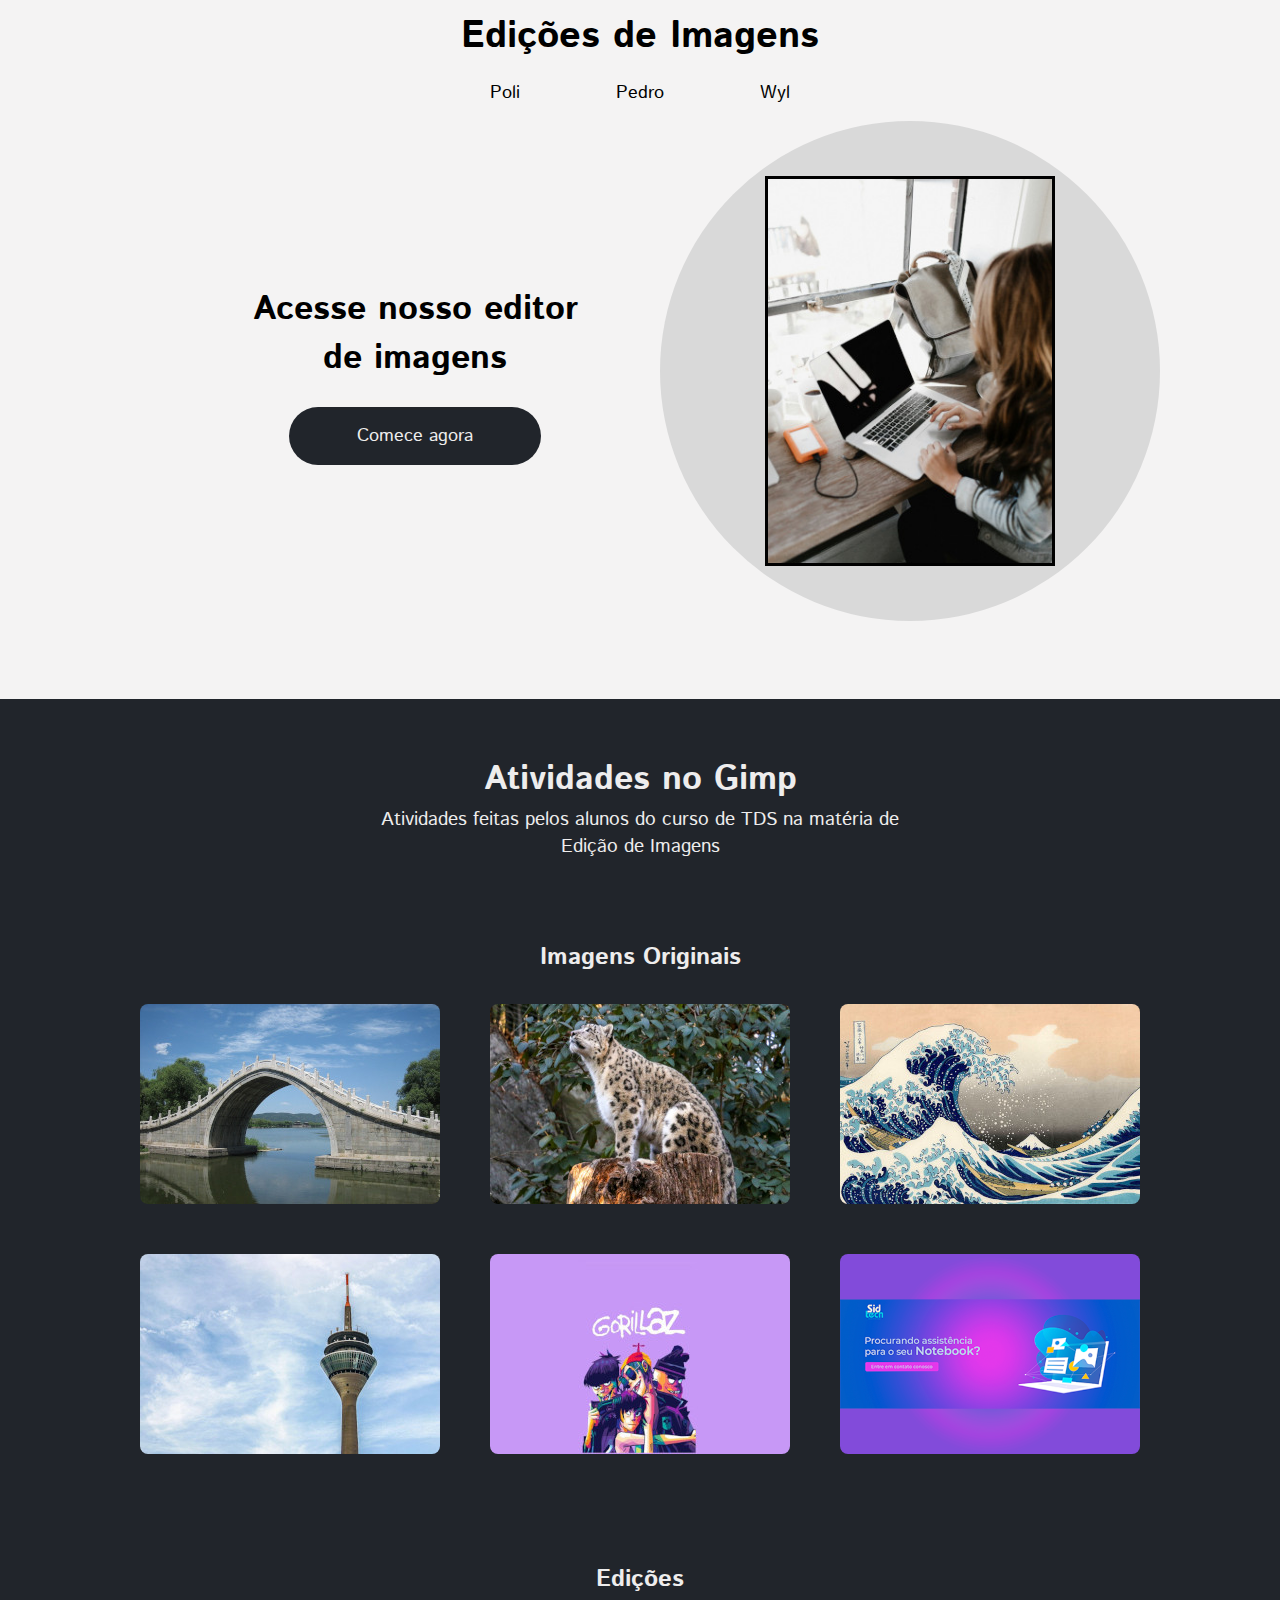
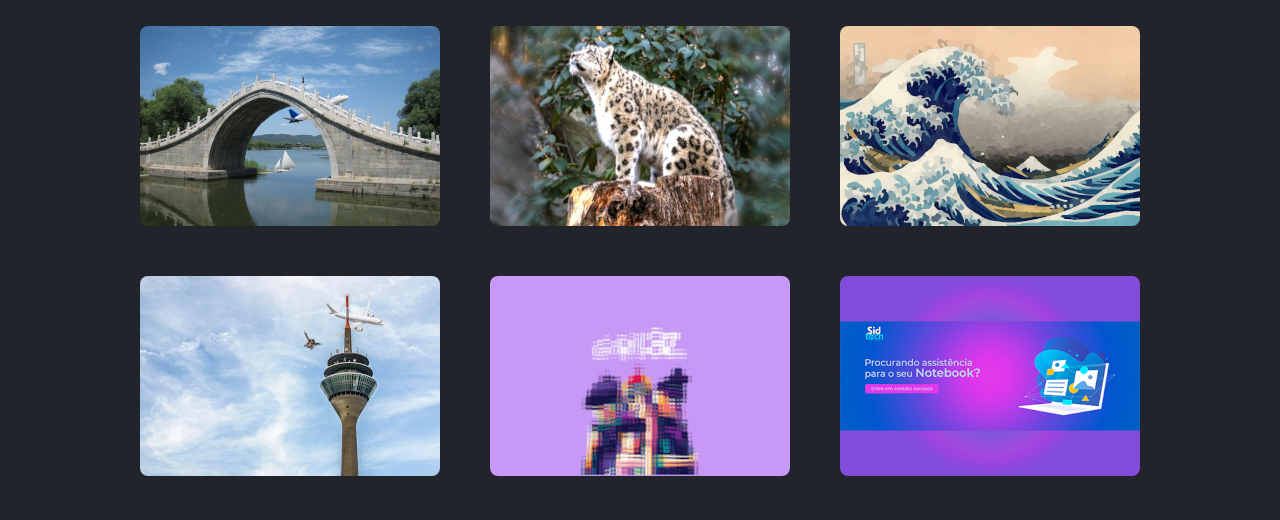
<file: index.html>
<!DOCTYPE html>
<html lang="en">
<head>
    <meta charset="UTF-8">
    <meta name="viewport" content="width=device-width, initial-scale=1.0">
    <title>Edições de Imagens</title>
    <link rel="stylesheet" href="style.css">
    <link rel="preconnect" href="https://fonts.googleapis.com">
    <link rel="preconnect" href="https://fonts.gstatic.com" crossorigin>
    <link href="https://fonts.googleapis.com/css2?family=Inter&family=Istok+Web:ital,wght@0,400;0,700;1,400;1,700&display=swap" rel="stylesheet">
    <link rel="shortcut icon" href="favicon.png" type="image/x-icon">
</head>
<body>
    <header>
        <h1>Edições de Imagens</h1>
        <nav class="links">
            <ul>
                <li><a href="Pag-Poli/index.html">Poli</a></li>
                <li><a href="Pag-Pedro/index.html">Pedro</a></li>
                <li><a href="Pag-Wyl/index.html">Wyl</a></li>
            </ul>
        </nav>
    </header>
    <section class="container-editor">
        <div class="texto-editor">
            <h2>Acesse nosso editor de imagens</h2>
            <a href="Pag-Editor/index.html" class="btn-editor">Comece agora</a>
        </div>
        <div class="img-editor">
            
            <img src="Img-editor/img-editor.jpg" alt="Mulher mexendo no PC">
            <div class="circle"></div>
        </div>
        
    </section>
    <section class="container-atividades">
        <div class="title-atividades">
            <h2>Atividades no Gimp</h2>
            <p>Atividades feitas pelos alunos do curso de TDS na matéria de Edição de Imagens</p>
        </div>
        <div class="conteiner-img">
            <h3>Imagens Originais</h3>
            <div class="box-imgs">
                <div class="img-at">
                    <img src="Imgs-atv/Originais/original-pedro.jpg" alt="">
                </div>
                <div class="img-at">
                    <img src="Imgs-atv/Originais/original1-pedro.jpg" alt="">
                </div>
                <div class="img-at">
                    <img src="Imgs-atv/Originais/original-wyl.jpg" alt="">
                </div>
                <div class="img-at">
                    <img src="Imgs-atv/Originais/original1-wyl.jpg" alt="">
                </div>
                <div class="img-at">
                    <img src="Imgs-atv/Originais/original-poli.jpg" alt="">
                </div>
                <div class="img-at">
                    <img src="Imgs-atv/Originais/banner-poli.png" alt="">
                </div>
            </div>
        </div>
        <div class="conteiner-img">
            <h3>Edições</h3>
            <div class="box-imgs">
                <div class="img-at">
                    <img src="Imgs-atv/Editadas/mesclagem-pedro.jpg" alt="">
                </div>
                <div class="img-at">
                    <img src="Imgs-atv/Editadas/filtro-pedro.jpg" alt="">
                </div>
                <div class="img-at">
                    <img src="Imgs-atv/Editadas/filtro-wyl.png" alt="">
                </div>
                <div class="img-at">
                    <img src="Imgs-atv/Editadas/mesclagem-wyl.jpg" alt="">
                </div>
                <div class="img-at">
                    <img src="Imgs-atv/Editadas/filtro-poli.jpg" alt="">
                </div>
                <div class="img-at">
                    <img src="Imgs-atv/Editadas/banner-poli.png" alt="">
                </div>
            </div>
        </div>
    </section>
    
</body>
</html>
</file>
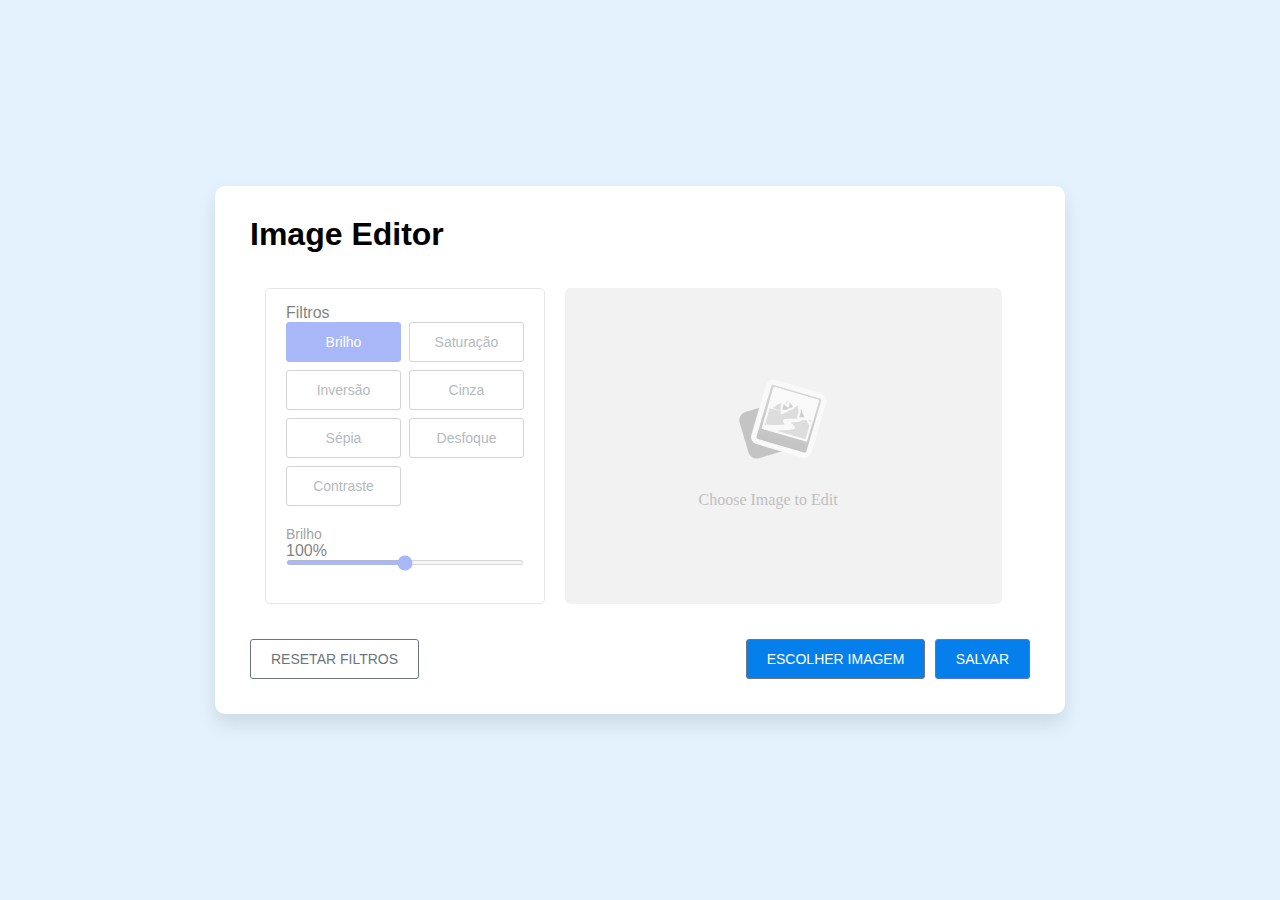
<file: Pag-Editor/index.html>
<head>
    <meta charset="UTF-8">
    <meta name="viewport" content="width=device-width, initial-scale=1.0">
    <title>Editor Image</title>
    <link rel="stylesheet" href="style.css">
    <link rel='stylesheet' href='https://cdn-uicons.flaticon.com/2.6.0/uicons-regular-rounded/css/uicons-regular-rounded.css'>
    <link rel="shortcut icon" href="../favicon.png" type="image/x-icon">
</head>
<body>
    <div class="container disable">
        <div class="mini-header">
            <h1>Image Editor</h1>
            <a href="../index.html"><i class="fi fi-rr-address-card"></i></a>
        </div>
        <div class="wrapper">
            <div class="editor">
                <div class="filtros">
                    <label for="tittleFiltros">Filtros</label>
                    <div class="btn-filtros">
                        <button id="brilho" class="active">Brilho</button>
                        <button id="saturacao">Saturação</button>
                        <button id="inversao">Inversão</button>
                        <button id="cinza">Cinza</button>
                        <button id="sepia">Sépia</button>
                        <button id="blur">Desfoque</button>
                        <button id="contraste">Contraste</button>
                    </div>
                    <div class="ajuste">
                        <span class="nomeFiltro">Brilho</span>
                        <span id="valorMedidor">100%</span>
                        <input type="range" value="100" min="0" max="200" id="medidor">
                    </div>
                </div>
            
                <div class="verImg">
                    <img src="image-placeholder.svg" alt="Image" id="imagemCarregada">
                </div>
            </div>
        </div>
        <div class="controles">
            <input type="file" id="inputImg" accept="image/*" hidden>
            <button id="resetar">Resetar filtros</button>
            <div class="linha">
                <button id="abrir">Escolher Imagem</button>
                <button id="salvar">Salvar</button>
            </div>
        </div>
    </div>
    <script src="script.js"></script>
</file>
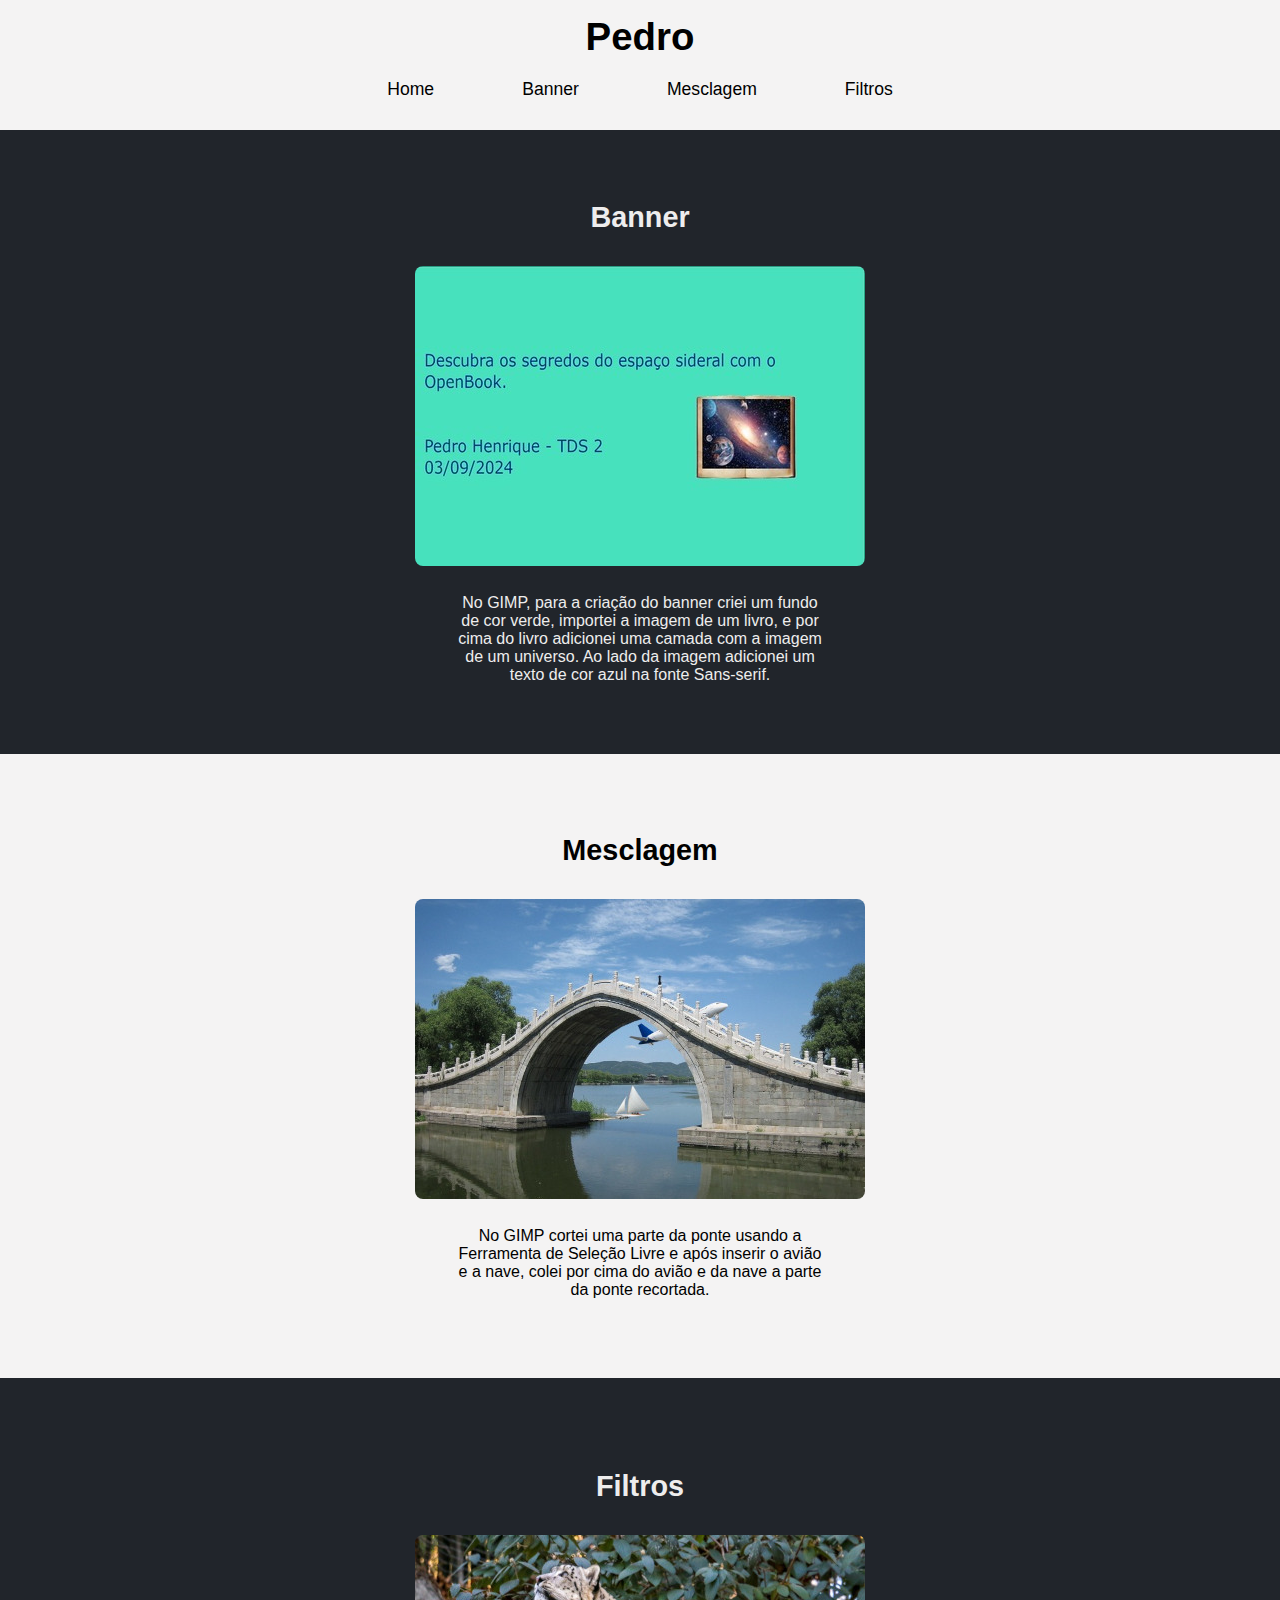
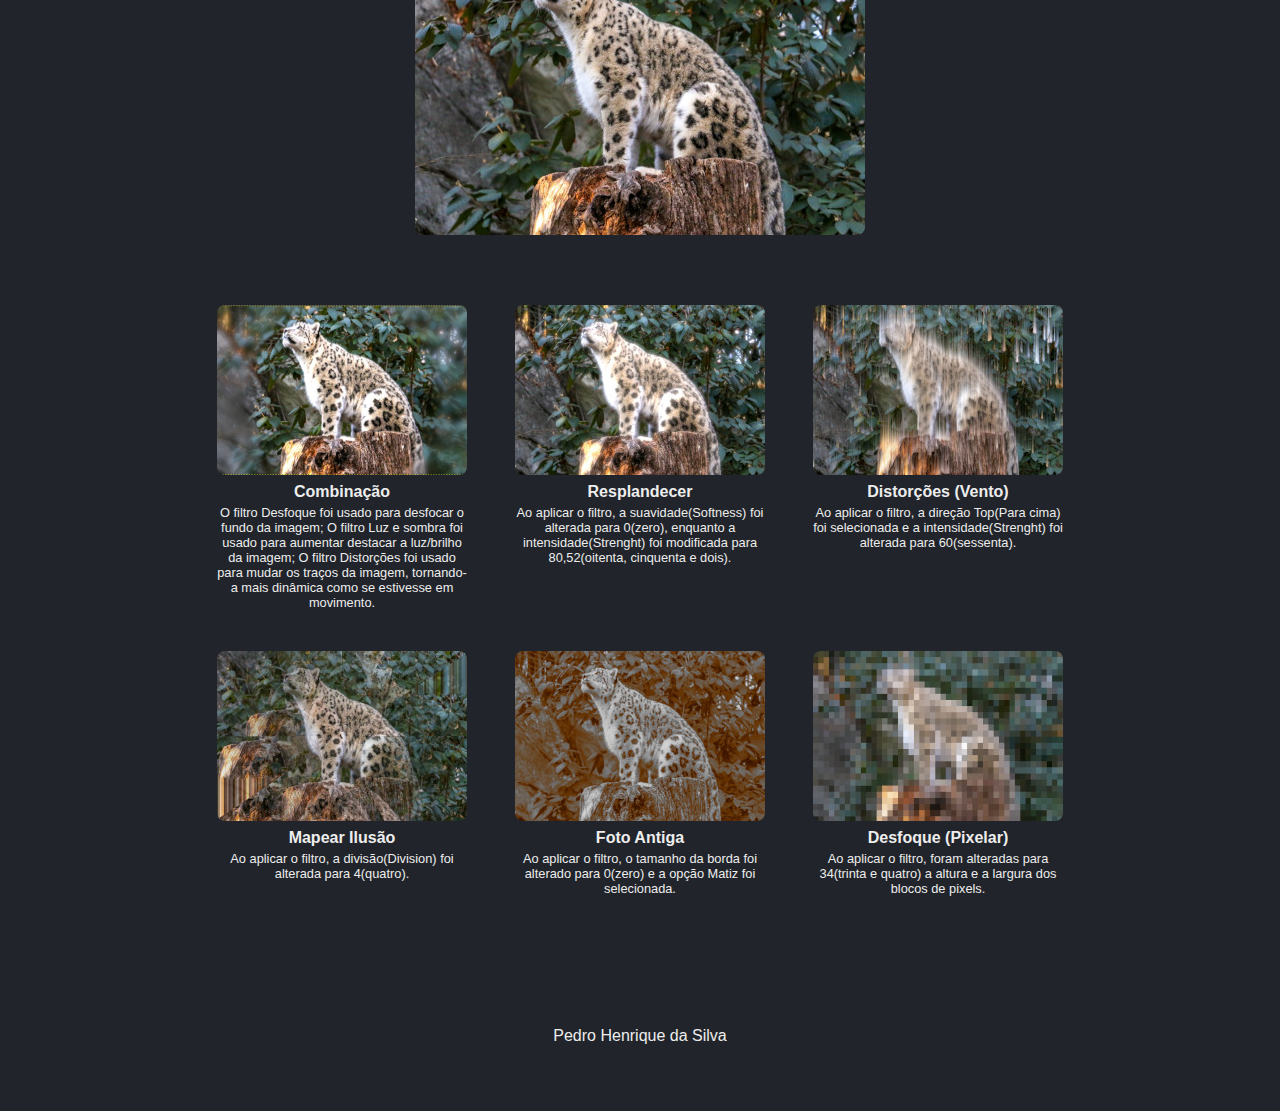
<file: Pag-Pedro/index.html>
<!DOCTYPE html>
<html lang="en">
<head>
    <meta charset="UTF-8">
    <meta name="viewport" content="width=device-width, initial-scale=1.0">
    <title>Atividades - Pedro</title>
    <link rel="stylesheet" href="style.css">
    <link rel="shortcut icon" href="../favicon.png" type="image/x-icon">
    <link rel='stylesheet' href='https://cdn-uicons.flaticon.com/2.6.0/uicons-brands/css/uicons-brands.css'>
</head>
<body>
    <header>
        <h1>Pedro</h1>
        <nav class="links">
            <ul>
                <li><a href="../index.html">Home</a></li>
                <li><a href="#atv-banner">Banner</a></li>
                <li><a href="#atv-mesclagem">Mesclagem</a></li>
                <li><a href="#atv-filtros">Filtros</a></li>
            </ul>
        </nav>
    </header>
    <section class="container-atividades black-background" id="atv-banner">
        <div class="title-atv">
            <h2>Banner</h2>
        </div>
        <div class="atv-imagem">
            <img src="Imgs/banner.jpg" alt="">
        </div>
        <div class="desc-atv">
            <p>No GIMP, para a criação do banner criei um fundo de cor verde, importei a imagem de um livro, e por cima do livro adicionei uma camada com a imagem de um universo. Ao lado  da imagem adicionei um texto de cor azul na fonte Sans-serif.</p>
        </div>
    </section>
    <section class="container-atividades" id="atv-mesclagem">
        <div class="title-atv">
            <h2>Mesclagem</h2>
        </div>
        <div class="atv-imagem">
            <img src="Imgs/mesclagem.jpg" alt="">
        </div>
        <div class="desc-atv">
            <p>No GIMP cortei uma parte da ponte usando a Ferramenta de Seleção Livre e após inserir o avião e a nave, colei por cima do avião e da nave a parte da ponte recortada.</p>
        </div>
    </section>
    <section class="container-atividades black-background" id="atv-filtros">
        <div class="container-filtro">
            <div class="title-atv">
                <h2>Filtros</h2>
            </div>
            <div class="atv-imagem">
                <img src="Imgs/original.jpg" alt="">
            </div>
        </div>
        <div class="box-imgs">
            <div class="atv-imagem filtro">
                <img src="Imgs/combinacao.jpg" alt="">
                <div class="desc-filtro">
                    <h3>Combinação</h3>
                    <p>O filtro Desfoque foi usado para desfocar o fundo da imagem;
                        O filtro Luz e sombra foi usado para aumentar destacar a luz/brilho da imagem;
                        O filtro Distorções foi usado para mudar os traços da imagem, tornando-a mais dinâmica como se estivesse em movimento.</p>
                </div>
            </div>
            <div class="atv-imagem filtro">
                <img src="Imgs/resplandecer.jpg" alt="">
                <div class="desc-filtro">
                    <h3>Resplandecer</h3>
                    <p>Ao aplicar o filtro, a suavidade(Softness) foi alterada para 0(zero), enquanto a
                        intensidade(Strenght) foi modificada para 80,52(oitenta, cinquenta e dois).</p>
                </div>
            </div>
            <div class="atv-imagem filtro">
                <img src="Imgs/vento.jpg" alt="">
                <div class="desc-filtro">
                    <h3>Distorções (Vento)</h3>
                    <p> Ao aplicar o filtro, a direção Top(Para cima) foi selecionada e a intensidade(Strenght) foi alterada para 60(sessenta).</p>
                </div>
            </div>
            <div class="atv-imagem filtro">
                <img src="Imgs/ilusao.jpg" alt="">
                <div class="desc-filtro">
                    <h3>Mapear Ilusão</h3>
                    <p> Ao aplicar o filtro, a divisão(Division) foi alterada para 4(quatro).</p>
                </div>
            </div>
            <div class="atv-imagem filtro">
                <img src="Imgs/foto-antiga.jpg" alt="">
                <div class="desc-filtro">
                    <h3>Foto Antiga</h3>
                    <p> Ao aplicar o filtro, o tamanho da borda foi alterado para 0(zero) e a opção Matiz foi selecionada.</p>
                </div>
            </div>
            <div class="atv-imagem filtro">
                <img src="Imgs/pixelar.jpg" alt="">
                <div class="desc-filtro">
                    <h3>Desfoque (Pixelar)</h3>
                    <p>Ao aplicar o filtro, foram alteradas para 34(trinta e quatro) a altura e a largura dos blocos de pixels.</p>
                </div>
            </div>
        </div>
        <div class="aluno-link">
            <p>Pedro Henrique da Silva</p>
            <a href="https://github.com/devpiter" target="_blank"><i class="fi fi-brands-github"></i></a>
        </div>
    </section>
</body>
</html>
</file>
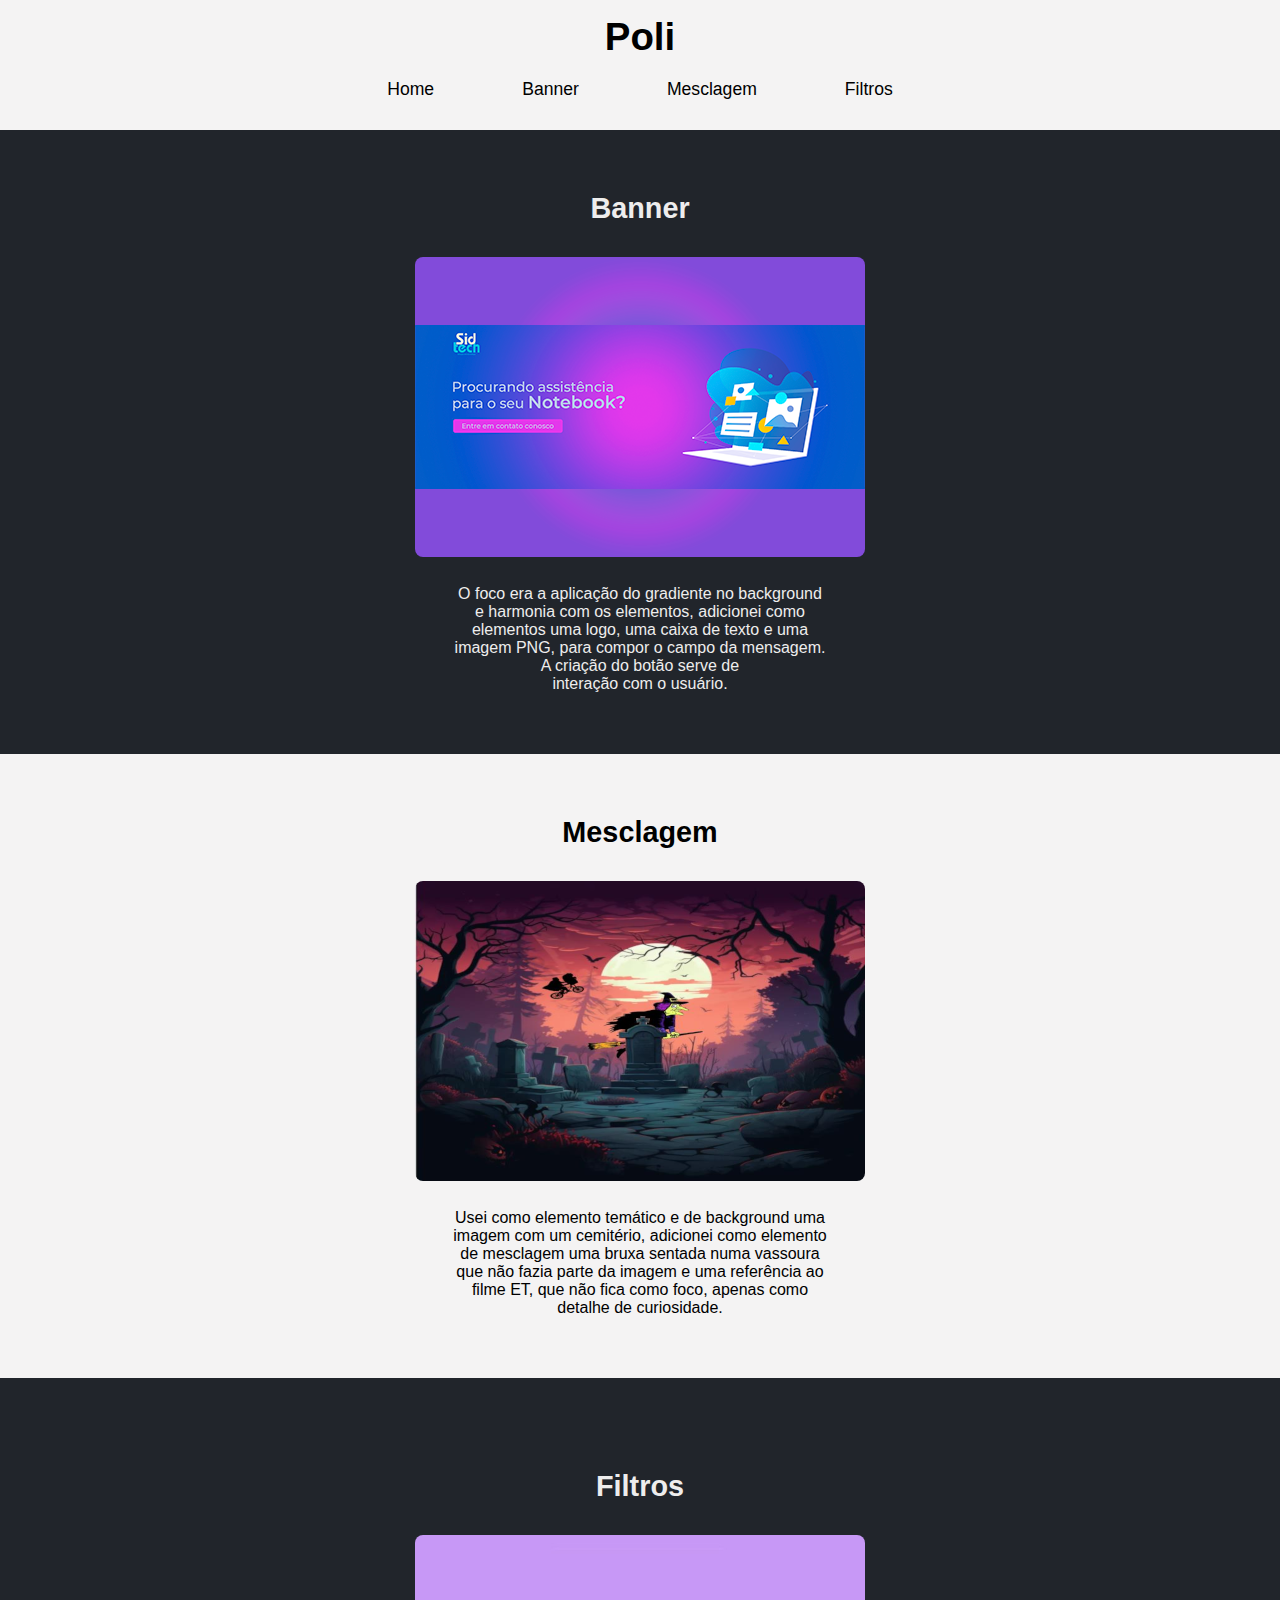
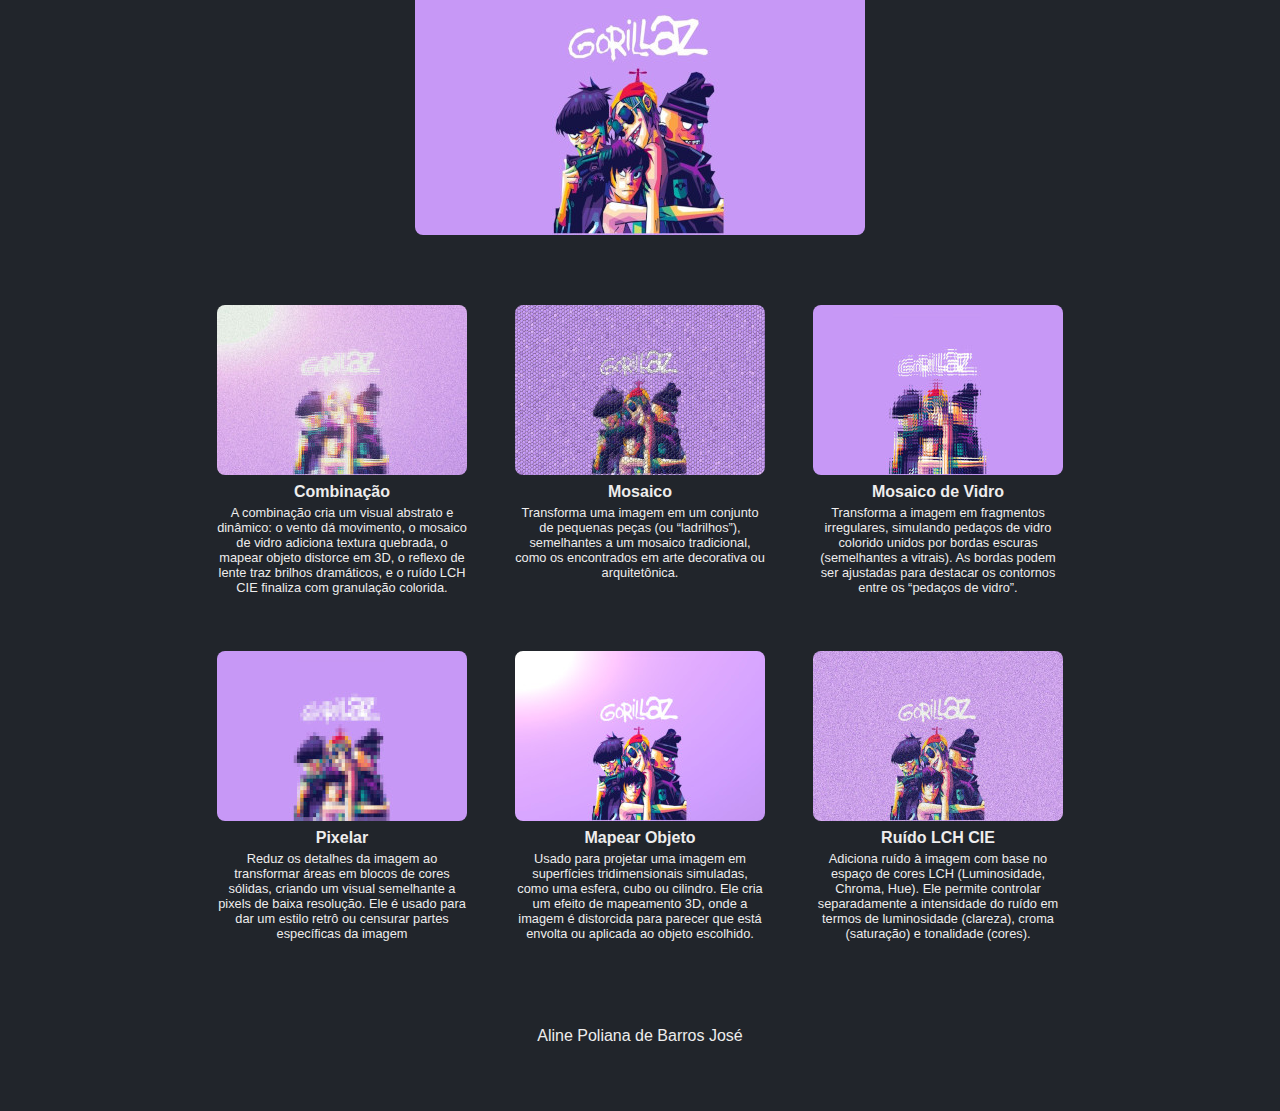
<file: Pag-Poli/index.html>
<!DOCTYPE html>
<html lang="en">
<head>
    <meta charset="UTF-8">
    <meta name="viewport" content="width=device-width, initial-scale=1.0">
    <title>Atividades - Poli</title>
    <link rel="stylesheet" href="style.css">
    <link rel="shortcut icon" href="../favicon.png" type="image/x-icon">
    <link rel='stylesheet' href='https://cdn-uicons.flaticon.com/2.6.0/uicons-brands/css/uicons-brands.css'>
</head>
<body>
    <header>
        <h1>Poli</h1>
        <nav class="links">
            <ul>
                <li><a href="../index.html">Home</a></li>
                <li><a href="#atv-banner">Banner</a></li>
                <li><a href="#atv-mesclagem">Mesclagem</a></li>
                <li><a href="#atv-filtros">Filtros</a></li>
            </ul>
        </nav>
    </header>
    <section class="container-atividades black-background" id="atv-banner">
        <div class="title-atv">
            <h2>Banner</h2>
        </div>
        <div class="atv-imagem">
            <img src="Imgs/atividade_banner2.0.png" alt="">
        </div>
        <div class="desc-atv">
            <p>O foco era a aplicação do gradiente no background e harmonia com os elementos, adicionei como elementos uma logo, uma caixa de texto e uma imagem PNG, para compor o campo da mensagem. A criação do botão serve de interação com o usuário.</p>
        </div>
    </section>
    <section class="container-atividades" id="atv-mesclagem">
        <div class="title-atv">
            <h2>Mesclagem</h2>
        </div>
        <div class="atv-imagem">
            <img src="Imgs/Mesclagem.png" alt="">
        </div>
        <div class="desc-atv">
            <p>Usei como elemento temático e de background uma imagem com um cemitério, adicionei como elemento de mesclagem uma bruxa sentada numa vassoura que não fazia parte da imagem e uma referência ao filme ET, que não fica como foco, apenas como detalhe de curiosidade.</p>
        </div>
    </section>
    <section class="container-atividades black-background" id="atv-filtros">
        <div class="container-filtro">
            <div class="title-atv">
                <h2>Filtros</h2>
            </div>
            <div class="atv-imagem">
                <img src="Imgs/Filtros.jpg" alt="">
            </div>
        </div>
        <div class="box-imgs">
            <div class="atv-imagem filtro">
                <img src="Imgs/combinacao.jpg" alt="">
                <div class="desc-filtro">
                    <h3>Combinação</h3>
                    <p>A combinação cria um visual abstrato e dinâmico: o vento dá movimento, o mosaico de vidro adiciona textura quebrada, o mapear objeto distorce em 3D, o reflexo de lente traz brilhos dramáticos, e o ruído LCH CIE finaliza com granulação colorida.</p>
                </div>
            </div>
            <div class="atv-imagem filtro">
                <img src="Imgs/mosaico.jpg" alt="">
                <div class="desc-filtro">
                    <h3>Mosaico</h3>
                    <p>Transforma uma imagem em um conjunto de pequenas peças (ou “ladrilhos”), semelhantes a um mosaico tradicional, como os encontrados em arte decorativa ou arquitetônica.
                    </p>
                </div>
            </div>
            <div class="atv-imagem filtro">
                <img src="Imgs/mosaico-vidro.jpg" alt="">
                <div class="desc-filtro">
                    <h3>Mosaico de Vidro</h3>
                    <p>Transforma a imagem em fragmentos irregulares, simulando pedaços de vidro colorido unidos por bordas escuras (semelhantes a vitrais). As bordas podem ser ajustadas para destacar os contornos entre os “pedaços de vidro”.
                    </p>
                </div>
            </div>
            <div class="atv-imagem filtro">
                <img src="Imgs/pixelar.jpg" alt="">
                <div class="desc-filtro">
                    <h3>Pixelar</h3>
                    <p>Reduz os detalhes da imagem ao transformar áreas em blocos de cores sólidas, criando um visual semelhante a pixels de baixa resolução. Ele é usado para dar um estilo retrô ou censurar partes específicas da imagem</p>
                </div>
            </div>
            <div class="atv-imagem filtro">
                <img src="Imgs/mapear-objeto.jpg" alt="">
                <div class="desc-filtro">
                    <h3>Mapear Objeto</h3>
                    <p>Usado para projetar uma imagem em superfícies tridimensionais simuladas, como uma esfera, cubo ou cilindro. Ele cria um efeito de mapeamento 3D, onde a imagem é distorcida para parecer que está envolta ou aplicada ao objeto escolhido.
                    </p>
                </div>
            </div>
            <div class="atv-imagem filtro">
                <img src="Imgs/ruido.jpg" alt="">
                <div class="desc-filtro">
                    <h3>Ruído LCH CIE</h3>
                    <p>Adiciona ruído à imagem com base no espaço de cores LCH (Luminosidade, Chroma, Hue). Ele permite controlar separadamente a intensidade do ruído em termos de luminosidade (clareza), croma (saturação) e tonalidade (cores).</p>
                </div>
            </div>
        </div>
        <div class="aluno-link">
            <p>Aline Poliana de Barros José</p>
            <a href="https://github.com/Sidere" target="_blank"><i class="fi fi-brands-github"></i></a>
        </div>
    </section>
</body>
</html>
</file>
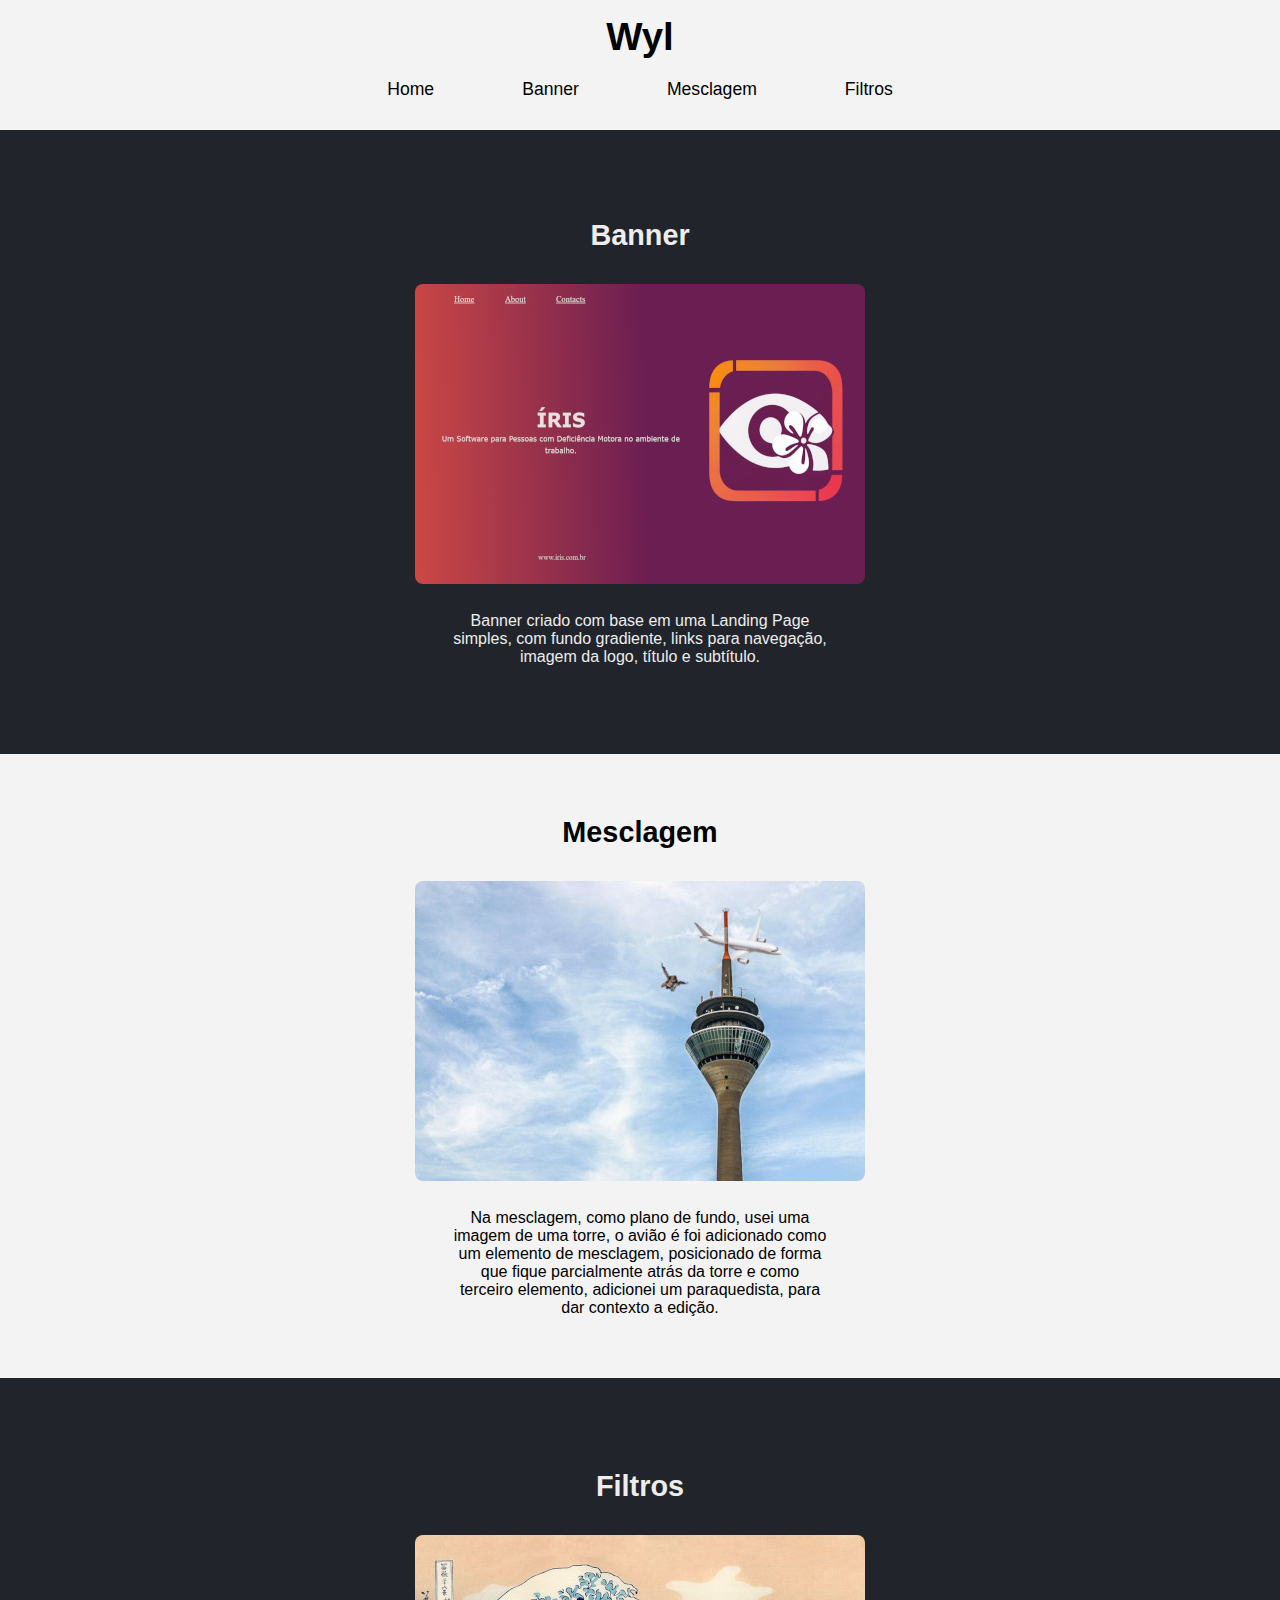
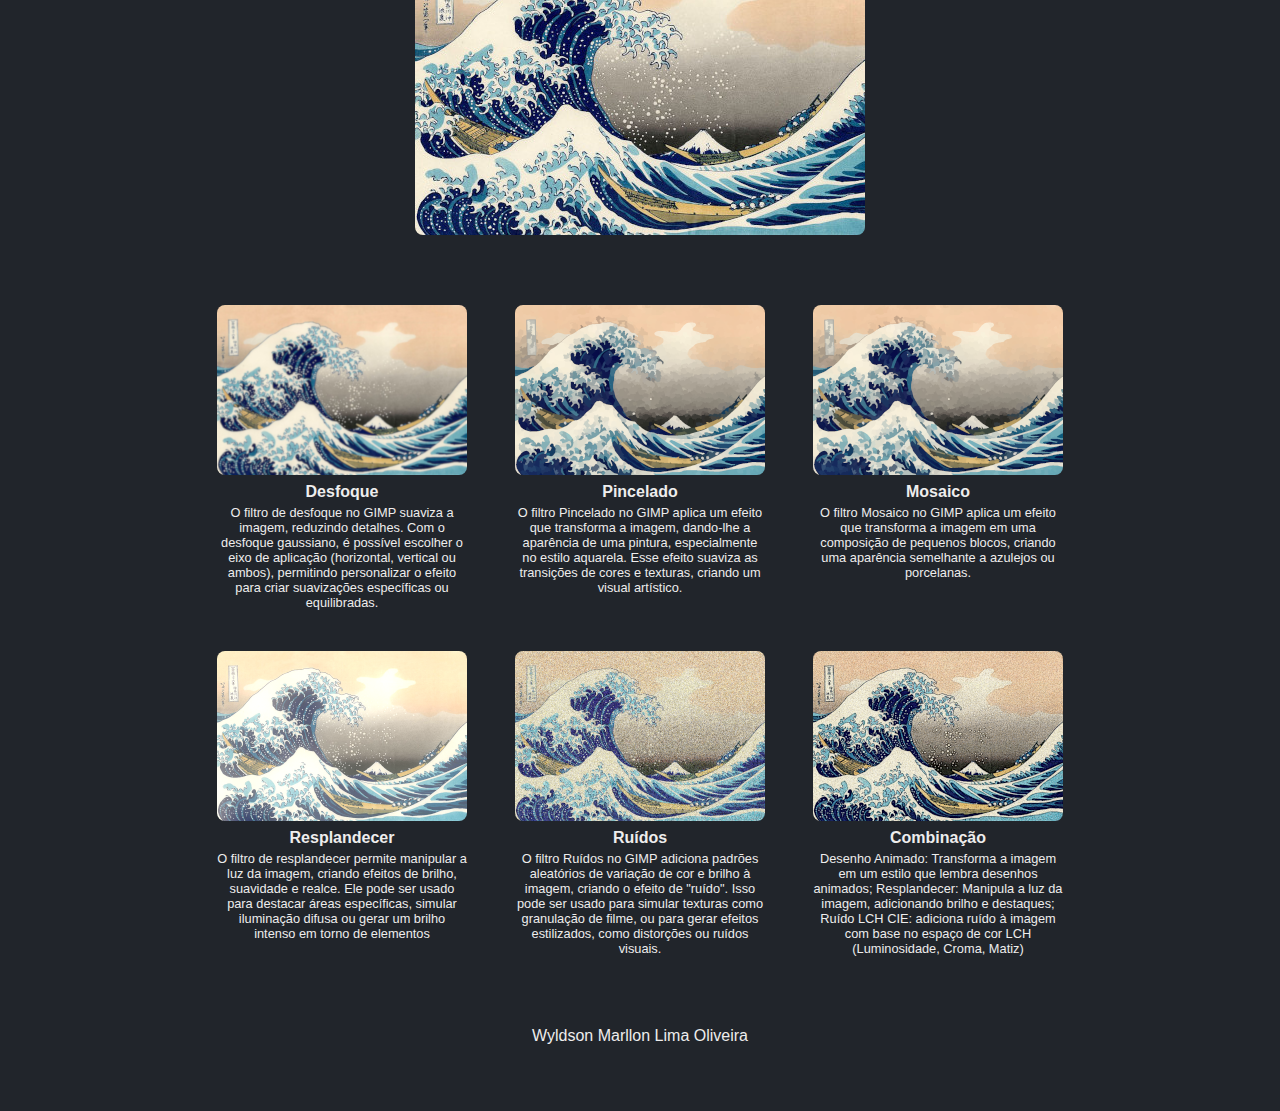
<file: Pag-Wyl/index.html>
<!DOCTYPE html>
<html lang="en">
<head>
    <meta charset="UTF-8">
    <meta name="viewport" content="width=device-width, initial-scale=1.0">
    <title>Atividades - Wyl</title>
    <link rel="stylesheet" href="style.css">
    <link rel="shortcut icon" href="../favicon.png" type="image/x-icon">
    <link rel='stylesheet' href='https://cdn-uicons.flaticon.com/2.6.0/uicons-brands/css/uicons-brands.css'>
</head>
<body>
    <header>
        <h1>Wyl</h1>
        <nav class="links">
            <ul>
                <li><a href="../index.html">Home</a></li>
                <li><a href="#atv-banner">Banner</a></li>
                <li><a href="#atv-mesclagem">Mesclagem</a></li>
                <li><a href="#atv-filtros">Filtros</a></li>
            </ul>
        </nav>
    </header>
    <section class="container-atividades black-background" id="atv-banner">
        <div class="title-atv">
            <h2>Banner</h2>
        </div>
        <div class="atv-imagem">
            <img src="Imgs/Banner - Wyl.png" alt="Banner">
        </div>
        <div class="desc-atv">
            <p>Banner criado com base em uma Landing Page simples, com fundo gradiente, links para navegação, imagem da logo, título e subtítulo.</p>
        </div>
    </section>
    <section class="container-atividades" id="atv-mesclagem">
        <div class="title-atv">
          <h2>Mesclagem</h2>
        </div>
        <div class="atv-imagem">
            <img src="Imgs/atividade-yanne.jpg" alt="">
        </div>
        <div class="desc-atv">
            <p>Na mesclagem, como plano de fundo, usei uma imagem de uma torre, o avião é foi adicionado como um elemento de mesclagem, posicionado de forma que fique parcialmente atrás da torre e como terceiro elemento, adicionei um paraquedista, para dar contexto a edição.</p>
        </div>
    </section>
    <section class="container-atividades black-background" id="atv-filtros">
        <div class="container-filtro">
            <div class="title-atv">
                <h2>Filtros</h2>
            </div>
            <div class="atv-imagem">
                <img src="Imgs/Original.jpg" alt="">
            </div>
        </div>
        <div class="box-imgs">
            <div class="atv-imagem filtro">
                <img src="Imgs/Desfoque.png" alt="">
                <div class="desc-filtro">
                    <h3>Desfoque</h3>
                    <p>O filtro de desfoque no GIMP suaviza a imagem, reduzindo detalhes. Com o desfoque gaussiano, é possível escolher o eixo de aplicação (horizontal, vertical ou ambos), permitindo personalizar o efeito para criar suavizações específicas ou equilibradas.</p>
                </div>
            </div>
            <div class="atv-imagem filtro">
                <img src="Imgs/Pincelado.png" alt="">
                <div class="desc-filtro">
                    <h3>Pincelado</h3>
                    <p>O filtro Pincelado no GIMP aplica um efeito que transforma a imagem, dando-lhe a aparência de uma pintura, especialmente no estilo aquarela. Esse efeito suaviza as transições de cores e texturas, criando um visual artístico.</p>
                </div>
            </div>
            <div class="atv-imagem filtro">
                <img src="Imgs/Mosaico.png" alt="">
                <div class="desc-filtro">
                    <h3>Mosaico</h3>
                    <p>O filtro Mosaico no GIMP aplica um efeito que transforma a imagem em uma composição de pequenos blocos, criando uma aparência semelhante a azulejos ou porcelanas.</p>
                </div>
            </div>
            <div class="atv-imagem filtro">
                <img src="Imgs/Resplandecer.png" alt="">
                <div class="desc-filtro">
                    <h3>Resplandecer</h3>
                    <p>O filtro de resplandecer permite manipular a luz da imagem, criando efeitos de brilho, suavidade e realce. Ele pode ser usado para destacar áreas específicas, simular iluminação difusa ou gerar um brilho intenso em torno de elementos</p>
                </div>
            </div>
            <div class="atv-imagem filtro">
                <img src="Imgs/Ruidos.png" alt="">
                <div class="desc-filtro">
                    <h3>Ruídos</h3>
                    <p>O filtro Ruídos no GIMP adiciona padrões aleatórios de variação de cor e brilho à imagem, criando o efeito de "ruído". Isso pode ser usado para simular texturas como granulação de filme, ou para gerar efeitos estilizados, como distorções ou ruídos visuais. </p>
                </div>
            </div>
            <div class="atv-imagem filtro">
                <img src="Imgs/Combinação.png" alt="">
                <div class="desc-filtro">
                    <h3>Combinação</h3>
                    <p>Desenho Animado: Transforma a imagem em um estilo que lembra desenhos animados;
                    Resplandecer: Manipula a luz da imagem, adicionando brilho e destaques;
                    Ruído LCH CIE: adiciona ruído à imagem com base no espaço de cor LCH (Luminosidade, Croma, Matiz)
                    </p>
                </div>
            </div>
        </div>
        <div class="aluno-link">
            <p>Wyldson Marllon Lima Oliveira</p>
            <a href="https://github.com/WyldSLA" target="_blank"><i class="fi fi-brands-github"></i></a>
        </div>
    </section>
</body>
</html>
</file>
<file: style.css>
*{
    margin: 0;
    padding: 0;
    box-sizing: border-box;
    font-family: 'Istok Web', sans-serif;
}

body{
    display: flex;
    flex-direction: column;
    min-height: 100vh;
    align-items: center;
    justify-content: center;
    background: #F4F3F3;
    gap: 38px;
}

header{
    display: flex;
    flex-direction: column;
    align-items: center;
    justify-content: center;
    width: 100%;
    height: 130px;
}

header h1{
    font-size: 2.4rem;
}

.links{
    display: flex;
    flex-direction: row;
    justify-content: space-around;
    align-items: center;
    padding: 8px 12px;
}

.links ul {
    display: flex;
    flex-direction: row;
    gap: 48px;
    list-style-type: none;
}

.links ul li a{
    display: inline-block;
    padding: 8px 24px;
    text-decoration: none;
    color: #000000;
    font-size: 1.1rem;
    transition: all 0.4s ease-in;
    border-radius: 36px;
}

.links ul li a:hover{
    background-color: #393f49;
    color: #EEEDED;
}

.container-editor{
    display: flex;
    flex-direction: row;
    justify-content: center;
    align-items: center;
    gap: 160px;
    width: 100%;
    padding: 8px 12px;
    position: relative;
    margin-bottom: 80px;
}

.container-editor .texto-editor{
   text-align: center;
   padding: 15px;
}

.container-editor .texto-editor h2{
    font-size: 2.1rem;
    max-width: 350px;
}

.btn-editor{
    text-decoration: none;
    text-align: center;
    display: inline-block;
    padding: 16px 48px;
    background-color: #21252B;
    color: #EEEDED;
    border-radius: 36px;
    width: 252px;
    font-size: 1.1rem;
    margin-top: 24px;
    transition: all 0.4s ease-out;
    cursor: pointer;
}

.btn-editor:hover{
    background-color: #21252bc9;
}

.img-editor{
    position: relative;
    z-index: 2;
}

.img-editor img{
    border: 3px solid #000000;
    object-fit: cover;
    width: 290px;
    height: 390px;
    position: relative;
    z-index: 3;
}

.circle{
    position: absolute;
    top: 49%;
    left: 50%;
    transform: translate(-50%, -50%); 
    background-color: #D9D9D9;
    width: 500px;
    height: 500px;
    border-radius: 50%;
    z-index: 1; 
}

.container-atividades{
    text-align: center;
    padding: 16px;
    background-color: #21252B;
    width: 100%;
    color: #EEEDED;
    display: flex;
    flex-direction: column;
    align-items: center;
    justify-content: center;
    gap: 80px;
}

.title-atividades{
    margin-top: 40px;
}

.title-atividades h2{
    font-size: 2.1rem;
    margin-bottom: 2px;
}

.title-atividades p{
    font-size: 1.2rem;
    max-width: 550px;
}

.conteiner-img{
    display: flex;
    flex-direction: column;
    align-items: center;
    justify-content: center;
}
.conteiner-img h3{
    font-size: 1.5rem;
    margin-bottom: 8px;
}
.box-imgs{
    display: flex;
    flex-wrap: wrap;
    align-items: center;
    justify-content: space-between;
    width: 1000px;
    height: 500px;
}
.img-at img{
    width: 300px;
    height: 200px;
    border-radius: 8px;
}
</file>
<file: Pag-Editor/style.css>
*{
    margin: 0;
    padding: 0;
    box-sizing: border-box;
    font-family: 'Poppins', sans-serif;
  }

body{
    display: flex;
    padding: 10px;
    min-height: 100vh;
    align-items: center;
    justify-content: center;
    background: #E3F2FD;
}

.container{
    width: 850px;
    padding: 30px 35px 35px;
    background: #fff;
    border-radius: 10px;
    box-shadow: 0 10px 20px rgba(0,0,0,0.1);
}

.container.disable .filtros,
.container.disable .controles .resetar,
.container.disable .controles .salvar{
  opacity: 0.5;
  pointer-events: none;
}

.container h2{
    margin-top: -8px;
    font-size: 22px;
    font-weight: 500;
}
.container .wrapper{
    display: flex;
    margin: 20px 0;
    min-height: 335px;
}
.wrapper .editor{
    display: flex;
    flex-direction: row;
    justify-content: space-around;
    padding: 15px;
}
.filtros{
    padding: 15px 20px;
    width: 280px;
    border-radius: 5px;
    border: 1px solid #ccc;
}
.filtros .tittleFiltros{
    display: block;
    font-size: 16px;
    margin-bottom: 12px;
}
.filtros .btn-filtros, .controles{
    display: flex;
    flex-wrap: wrap;
    justify-content: space-between;
}
.filtros button{
    outline: none;
    height: 40px;
    font-size: 14px;
    color: #6C757D;
    background: #fff;
    border-radius: 3px;
    margin-bottom: 8px;
    border: 1px solid #aaa;
}

.filtros button{
    width: calc(100% / 2 - 4px);
}
.filtros button:hover{
    background: #f5f5f5;
}
.filtros button.active{
    color: #fff;
    border-color: #5372F0;
    background: #5372F0;
}
.filtros .ajuste{
    margin-top: 12px;
}
.filtros .ajuste .nomeFiltro{
    display: flex;
    color: #464646;
    font-size: 14px;
    justify-content: space-between;
}
.filtros .ajuste input{
    width: 100%;
    height: 5px;
    accent-color: #5372F0;
}

.wrapper .verImg{
    flex-grow: 1;
    display: flex;
    overflow: hidden;
    margin-left: 20px;
    border-radius: 5px;
    align-items: center;
    justify-content:end;
}

.verImg img{
    max-width: 490px;
    max-height: 335px;
    width: 100%;
    height: 100%;
    object-fit: contain;
}

.controles button{
    padding: 11px 20px;
    font-size: 14px;
    border-radius: 3px;
    outline: none;
    color: #fff;
    cursor: pointer;
    background: none;
    transition: all 0.3s ease;
    text-transform: uppercase;
}

.controles #resetar{
    color: #6C757D;
    border: 1px solid #6C757D;
}
.controles #resetar:hover{
    color: #fff;
    background: #6C757D;
}
.controles #abrir{
    background: #057feb;
    border: 1px solid #6C757D;
}
.controles #salvar{
    margin-left: 5px;
    background: #057feb;
    border: 1px solid #5372F0;
}

.mini-header{
    display: flex;
    align-items: center;
    justify-content: space-between;
}
.mini-header a{
    text-decoration: none;
    color: #6C757D;
    padding: 8px;
    border-radius: 16px;
    transition: all 0.3s ease;
}
.mini-header a:hover{
    background-color: #057feb;
    color: white;
}
@media screen and (max-width: 760px) {
    .container{
      padding: 25px;
    }
    .container .filtros{
      flex-wrap: wrap-reverse;
    }
    .filtros {
      width: 100%;
    }
    .filtros .verImg{
      width: 100%;
      margin: 0 0 15px;
    }
}
  
@media screen and (max-width: 500px) {
    .controles button{
      width: 100%;
      margin-bottom: 10px;
    }

}
</file>
<file: Pag-Pedro/style.css>
*{
    margin: 0;
    padding: 0;
    box-sizing: border-box;
    font-family: 'Istok Web', sans-serif;
}

body{
    display: flex;
    flex-direction: column;
    min-height: 100vh;
    align-items: center;
    justify-content: center;
    background: #F4F3F3;
}

header{
    display: flex;
    flex-direction: column;
    align-items: center;
    justify-content: center;
    width: 100%;
    height: 130px;
    gap: 4px;
}

header h1{
    font-size: 2.4rem;
}

.links{
    display: flex;
    flex-direction: row;
    justify-content: space-around;
    align-items: center;
    padding: 8px 12px;
}

.links ul {
    display: flex;
    flex-direction: row;
    gap: 40px;
    list-style-type: none;
}

.links ul li a{
    display: inline-block;
    padding: 8px 24px;
    text-decoration: none;
    color: #000000;
    font-size: 1.1rem;
    transition: all 0.4s ease-in;
    border-radius: 36px;
}

.links ul li a:hover{
    background-color: #393f49;
    color: #EEEDED;
}

.container-atividades{
    width: 100%;
    height: 624px;
    padding: 16px;
    display: flex;
    flex-direction: column;
    align-items: center;
    justify-content: center;
    gap: 24px;
}

.title-atv h2{
    font-size: 1.8rem;
    margin-bottom: 8px;
    text-align: center;
}

.desc-atv p{
    text-align: center;
    max-width: 376px;
    font-size: 1rem;
}

.black-background{
    background-color: #21252B;
    color: #EEEDED;
}

#atv-filtros{
    display: flex;
    flex-direction: column;
    align-items: center;
    justify-content: center;
    gap: 48px;
    height: auto;
}

.container-filtro{
    margin-top: 76px;
    display: flex;
    flex-direction: column;
    align-items: center;
    justify-content: center;
    gap: 24px;
}

.box-imgs{
    display: flex;
    flex-wrap: wrap;
    align-items: center;
    justify-content: center;
    gap: 12px;
    width: 950px;
}

.atv-imagem img{
    object-fit: cover;
    width: 450px;
    height: 300px;
    border-radius: 8px;
}

.filtro {
    padding: 18px;
    display: flex;
    flex-direction: column;
    align-items: center;
    justify-content: center;
    gap: 8px;

}

.filtro img{
    object-fit: cover;
    width: 250px;
    height: 170px;
}

.desc-filtro{
    width: 250px;
    height: 120px;
    text-align: center;
}

.desc-filtro h3{
    font-size: 1rem;
    margin-bottom: 4px;
}

.desc-filtro p {
    font-size: 0.8rem;
}

.aluno-link{
    display: flex;
    flex-direction: column;
    justify-content: center;
    align-items: center;
    padding: 12px;
    gap: 6px;
}

.aluno-link a{
    text-decoration: none;
    color: #F4F3F3;
    padding: 8px;
    transition: all 0.3s ease;
    border-radius: 50%;
    width: 32px;
    height: 32px;
    display: flex;
    justify-content: center;
    align-items: center;
}

.aluno-link a:hover{
    background-color: #eeeded;
    color: #000000;
}
</file>
<file: Pag-Poli/style.css>
*{
    margin: 0;
    padding: 0;
    box-sizing: border-box;
    font-family: 'Istok Web', sans-serif;
}

body{
    display: flex;
    flex-direction: column;
    min-height: 100vh;
    align-items: center;
    justify-content: center;
    background: #F4F3F3;
}

header{
    display: flex;
    flex-direction: column;
    align-items: center;
    justify-content: center;
    width: 100%;
    height: 130px;
    gap: 4px;
}

header h1{
    font-size: 2.4rem;
}

.links{
    display: flex;
    flex-direction: row;
    justify-content: space-around;
    align-items: center;
    padding: 8px 12px;
}

.links ul {
    display: flex;
    flex-direction: row;
    gap: 40px;
    list-style-type: none;
}

.links ul li a{
    display: inline-block;
    padding: 8px 24px;
    text-decoration: none;
    color: #000000;
    font-size: 1.1rem;
    transition: all 0.4s ease-in;
    border-radius: 36px;
}

.links ul li a:hover{
    background-color: #393f49;
    color: #EEEDED;
}

.container-atividades{
    width: 100%;
    height: 624px;
    padding: 16px;
    display: flex;
    flex-direction: column;
    align-items: center;
    justify-content: center;
    gap: 24px;
}

.title-atv h2{
    font-size: 1.8rem;
    margin-bottom: 8px;
    text-align: center;
}

.desc-atv p{
    text-align: center;
    max-width: 376px;
    font-size: 1rem;
}

.black-background{
    background-color: #21252B;
    color: #EEEDED;
}

#atv-filtros{
    display: flex;
    flex-direction: column;
    align-items: center;
    justify-content: center;
    gap: 48px;
    height: auto;
}

.container-filtro{
    margin-top: 76px;
    display: flex;
    flex-direction: column;
    align-items: center;
    justify-content: center;
    gap: 24px;
}

.box-imgs{
    display: flex;
    flex-wrap: wrap;
    align-items: center;
    justify-content: center;
    gap: 12px;
    width: 950px;
}

.atv-imagem img{
    object-fit: cover;
    width: 450px;
    height: 300px;
    border-radius: 8px;
}

.filtro {
    padding: 18px;
    display: flex;
    flex-direction: column;
    align-items: center;
    justify-content: center;
    gap: 8px;

}

.filtro img{
    object-fit: cover;
    width: 250px;
    height: 170px;
}

.desc-filtro{
    width: 250px;
    height: 120px;
    text-align: center;
}

.desc-filtro h3{
    font-size: 1rem;
    margin-bottom: 4px;
}

.desc-filtro p {
    font-size: 0.8rem;
}

.aluno-link{
    display: flex;
    flex-direction: column;
    justify-content: center;
    align-items: center;
    padding: 12px;
    gap: 6px;
}

.aluno-link a{
    text-decoration: none;
    color: #F4F3F3;
    padding: 8px;
    transition: all 0.3s ease;
    border-radius: 50%;
    width: 32px;
    height: 32px;
    display: flex;
    justify-content: center;
    align-items: center;
}

.aluno-link a:hover{
    background-color: #eeeded;
    color: #000000;
}
</file>
<file: Pag-Wyl/style.css>
*{
    margin: 0;
    padding: 0;
    box-sizing: border-box;
    font-family: 'Istok Web', sans-serif;
}

body{
    display: flex;
    flex-direction: column;
    min-height: 100vh;
    align-items: center;
    justify-content: center;
    background: #F4F3F3;
}

header{
    display: flex;
    flex-direction: column;
    align-items: center;
    justify-content: center;
    width: 100%;
    height: 130px;
    gap: 4px;
}

header h1{
    font-size: 2.4rem;
}

.links{
    display: flex;
    flex-direction: row;
    justify-content: space-around;
    align-items: center;
    padding: 8px 12px;
}

.links ul {
    display: flex;
    flex-direction: row;
    gap: 40px;
    list-style-type: none;
}

.links ul li a{
    display: inline-block;
    padding: 8px 24px;
    text-decoration: none;
    color: #000000;
    font-size: 1.1rem;
    transition: all 0.4s ease-in;
    border-radius: 36px;
}

.links ul li a:hover{
    background-color: #393f49;
    color: #EEEDED;
}

.container-atividades{
    width: 100%;
    height: 624px;
    padding: 16px;
    display: flex;
    flex-direction: column;
    align-items: center;
    justify-content: center;
    gap: 24px;
}

.title-atv h2{
    font-size: 1.8rem;
    margin-bottom: 8px;
    text-align: center;
}

.desc-atv p{
    text-align: center;
    max-width: 376px;
    font-size: 1rem;
}

.black-background{
    background-color: #21252B;
    color: #EEEDED;
}

#atv-filtros{
    display: flex;
    flex-direction: column;
    align-items: center;
    justify-content: center;
    gap: 48px;
    height: auto;
}

.container-filtro{
    margin-top: 76px;
    display: flex;
    flex-direction: column;
    align-items: center;
    justify-content: center;
    gap: 24px;
}

.box-imgs{
    display: flex;
    flex-wrap: wrap;
    align-items: center;
    justify-content: center;
    gap: 12px;
    width: 950px;
}

.atv-imagem img{
    object-fit: cover;
    width: 450px;
    height: 300px;
    border-radius: 8px;
}

.filtro {
    padding: 18px;
    display: flex;
    flex-direction: column;
    align-items: center;
    justify-content: center;
    gap: 8px;

}

.filtro img{
    object-fit: cover;
    width: 250px;
    height: 170px;
}

.desc-filtro{
    width: 250px;
    height: 120px;
    text-align: center;
}

.desc-filtro h3{
    font-size: 1rem;
    margin-bottom: 4px;
}

.desc-filtro p {
    font-size: 0.8rem;
}

.aluno-link{
    display: flex;
    flex-direction: column;
    justify-content: center;
    align-items: center;
    padding: 12px;
    gap: 6px;
}

.aluno-link a{
    text-decoration: none;
    color: #F4F3F3;
    padding: 8px;
    transition: all 0.3s ease;
    border-radius: 50%;
    width: 32px;
    height: 32px;
    display: flex;
    justify-content: center;
    align-items: center;
}

.aluno-link a:hover{
    background-color: #eeeded;
    color: #000000;
}
</file>
